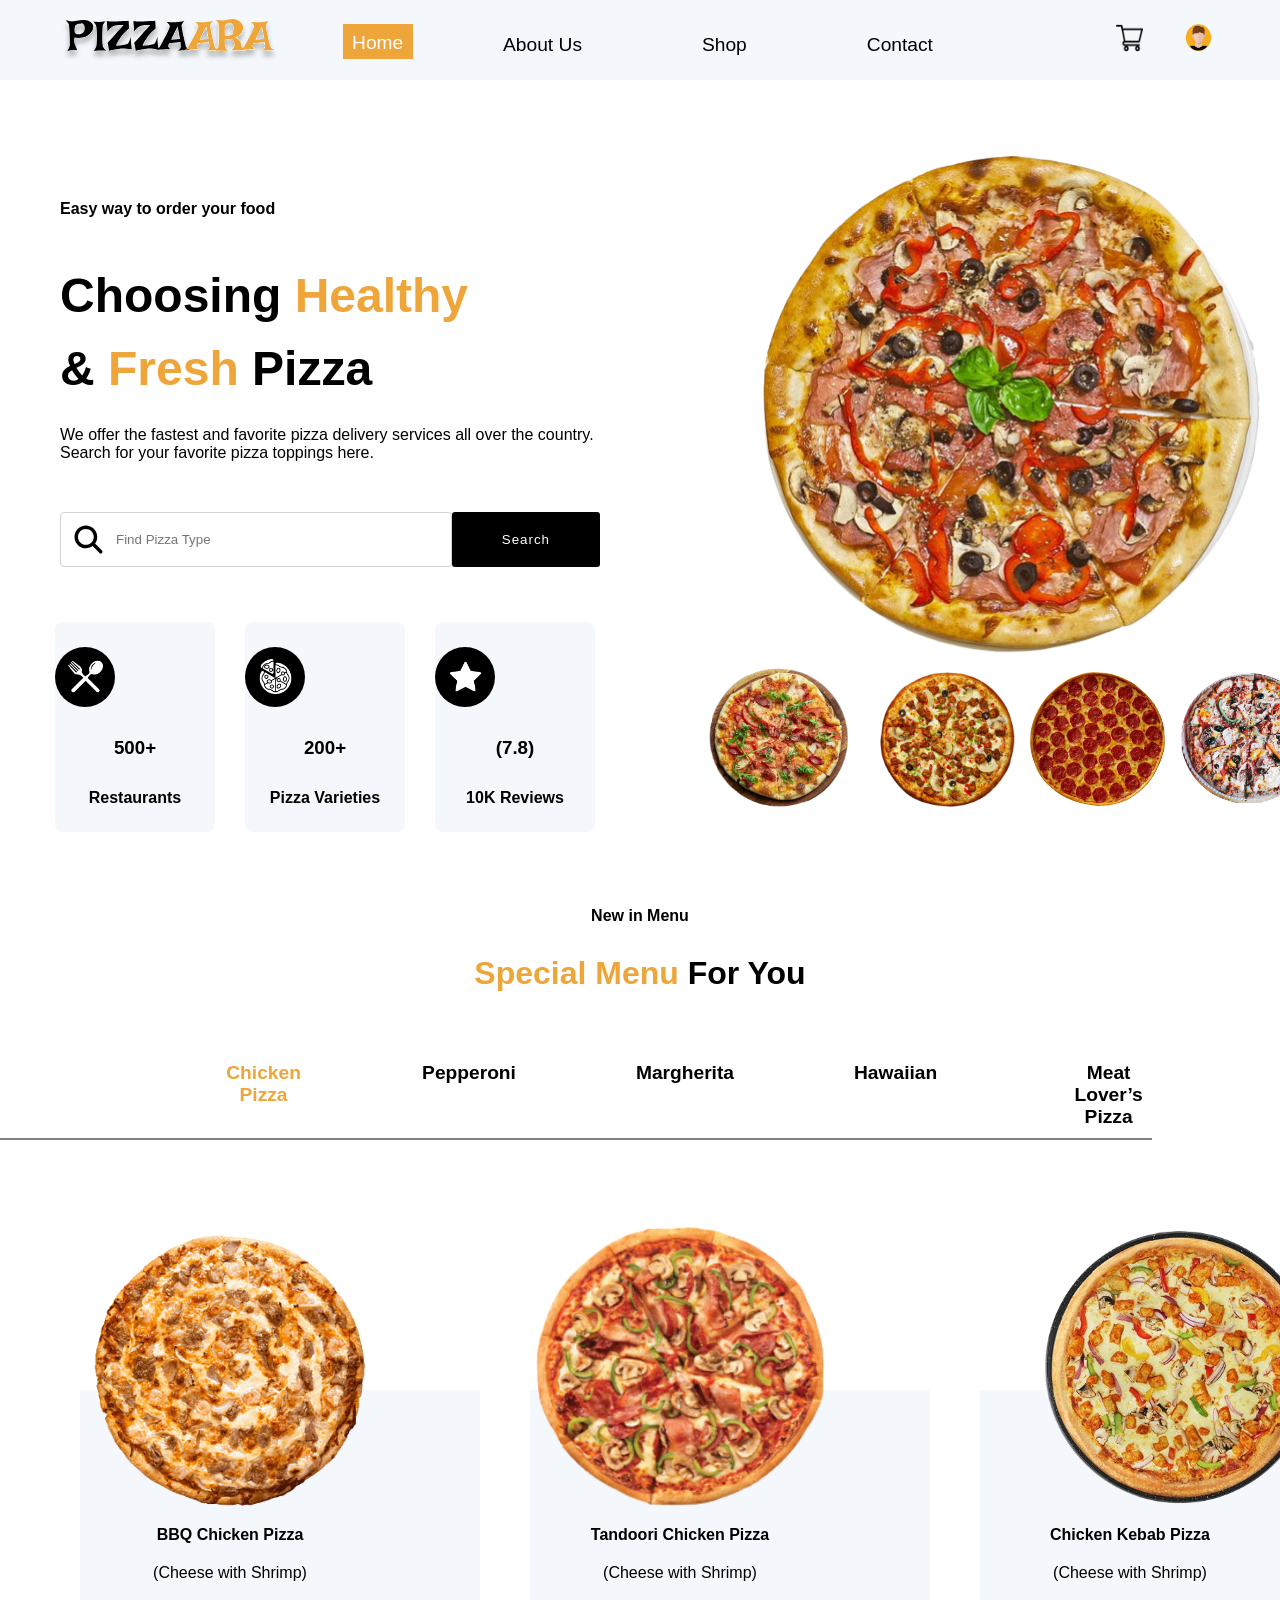
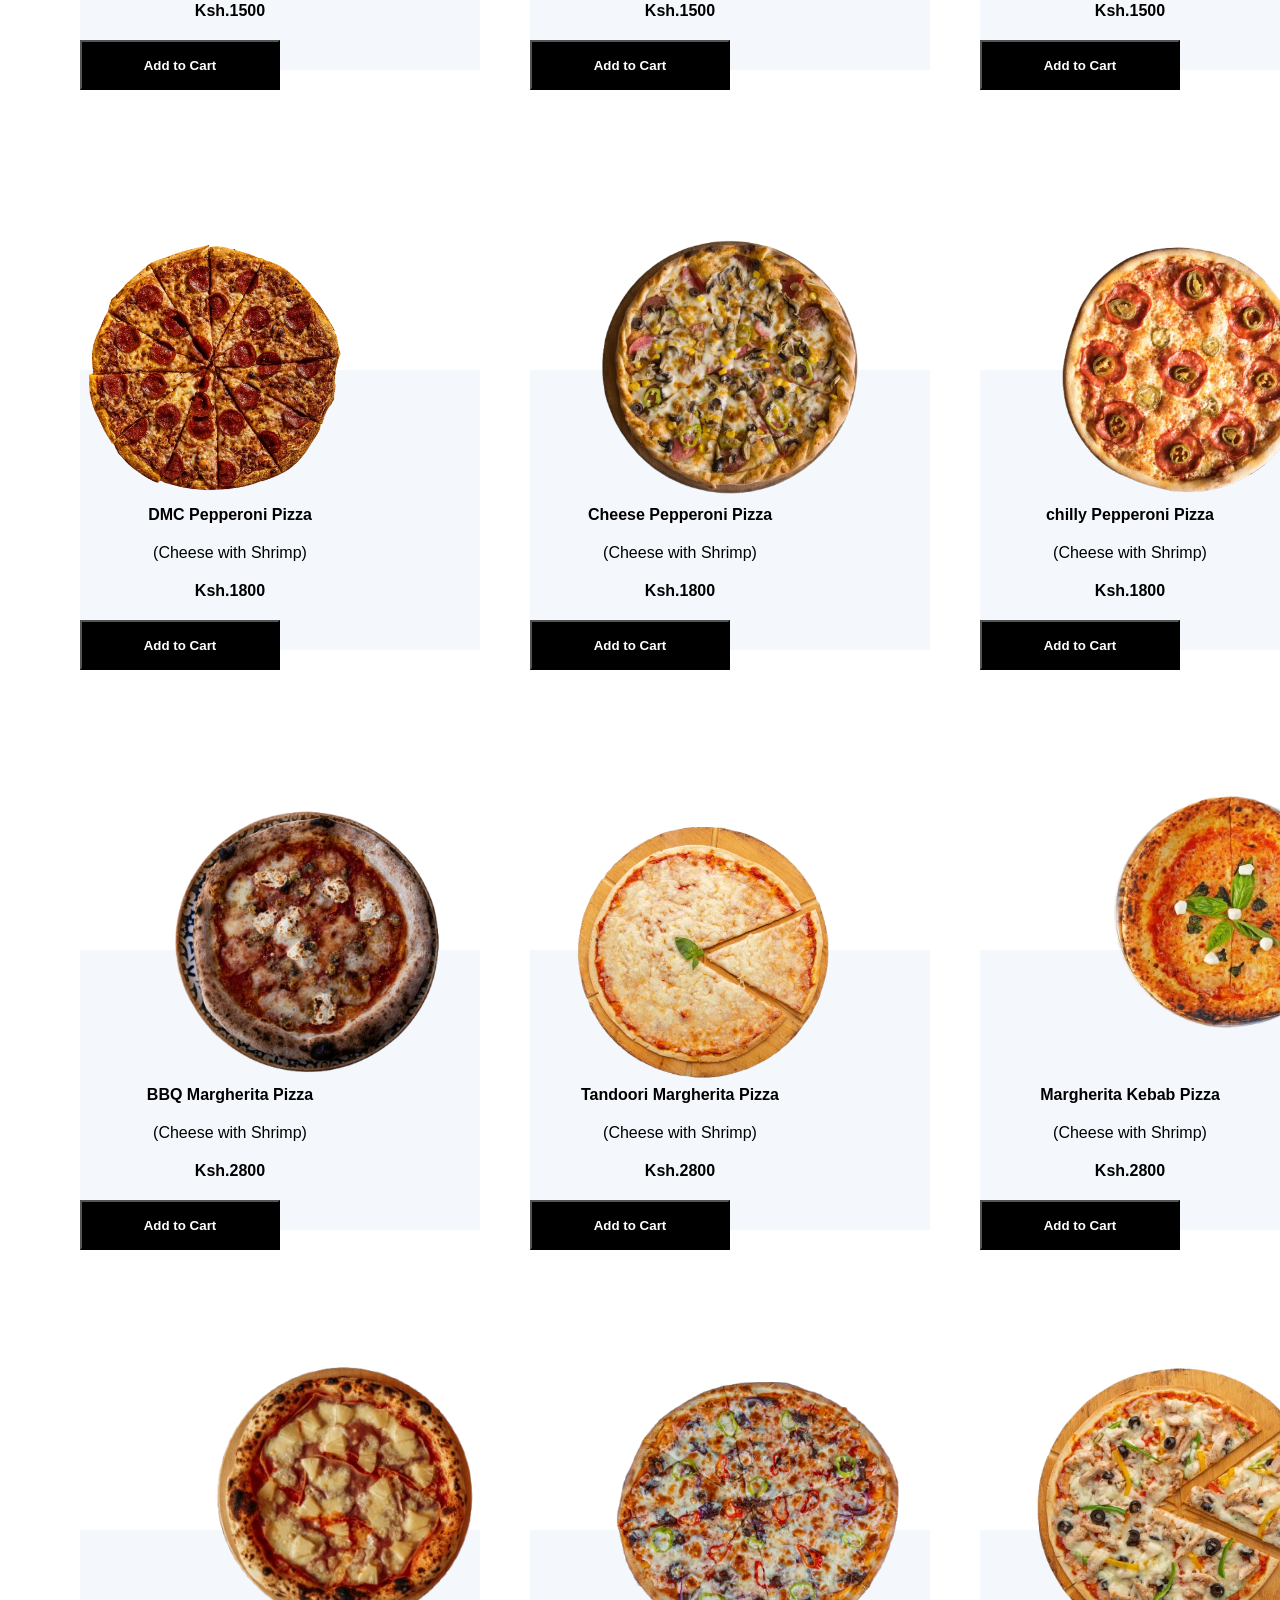
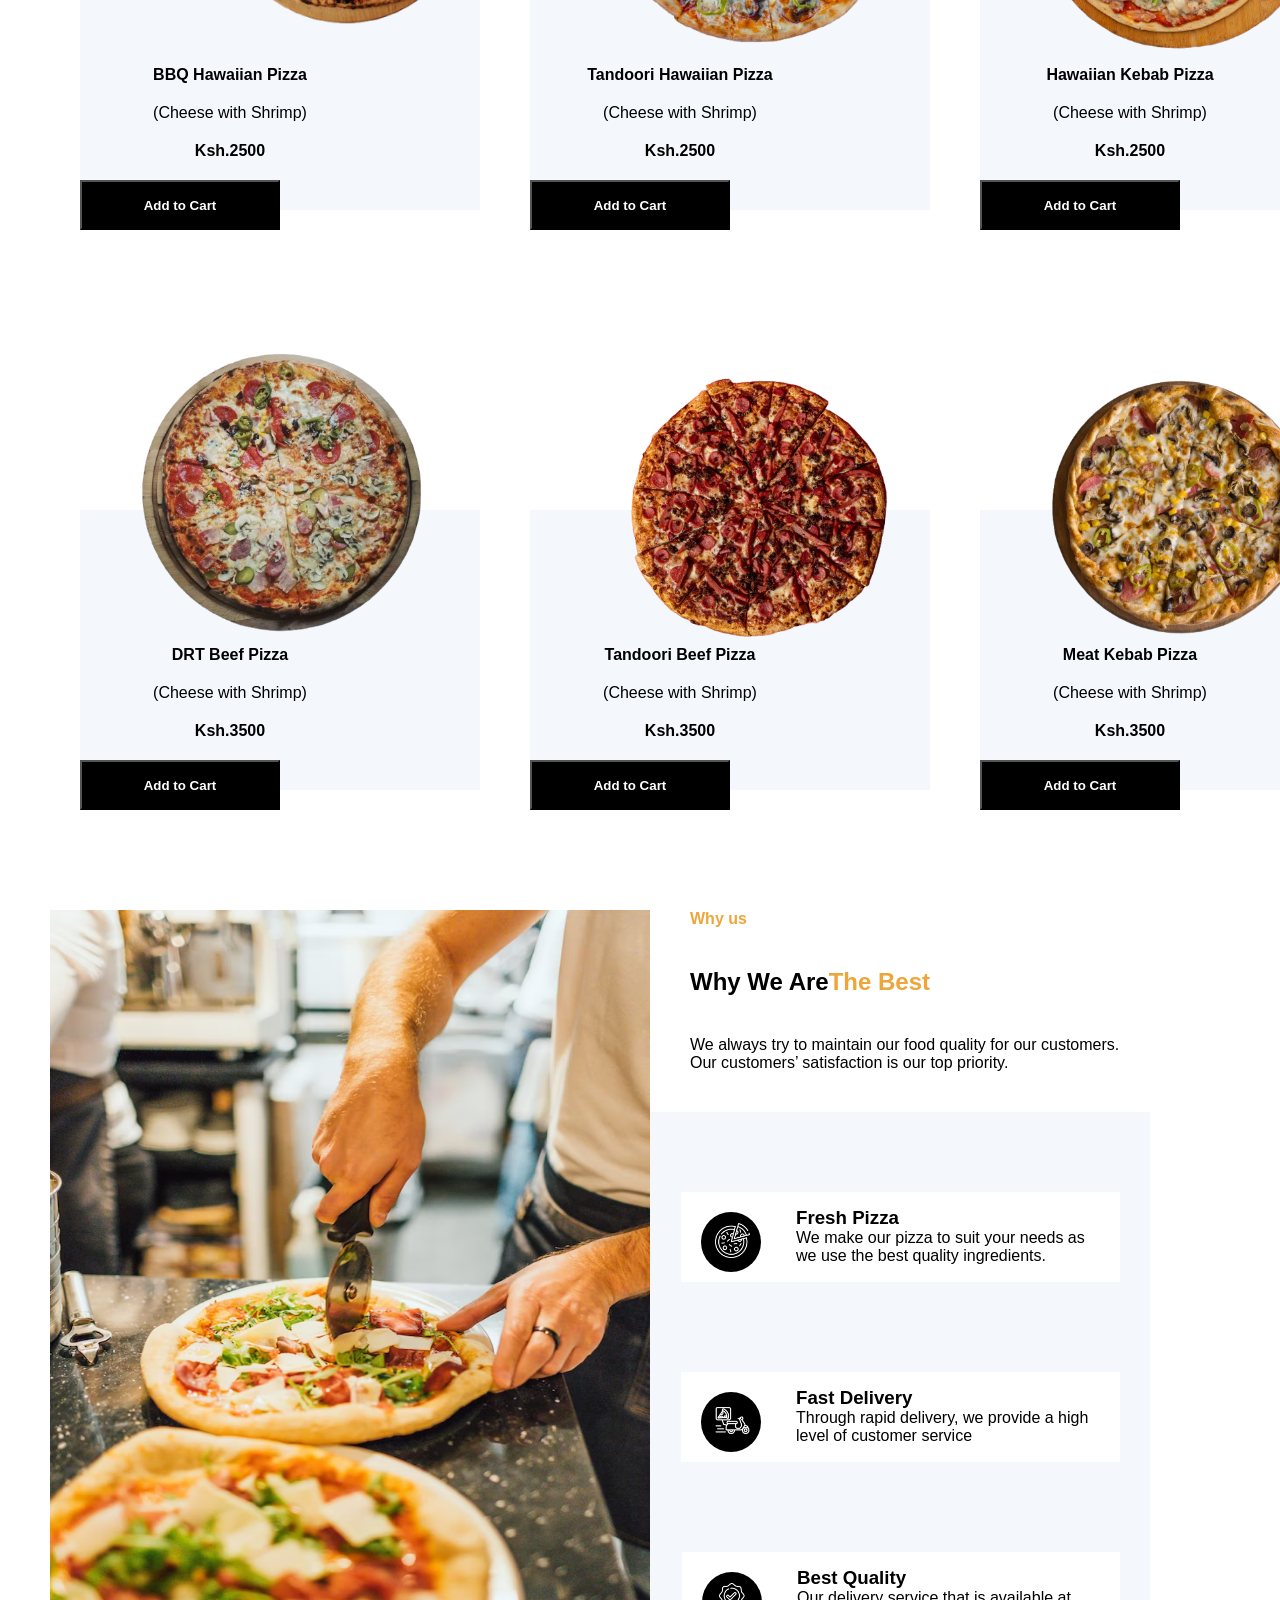
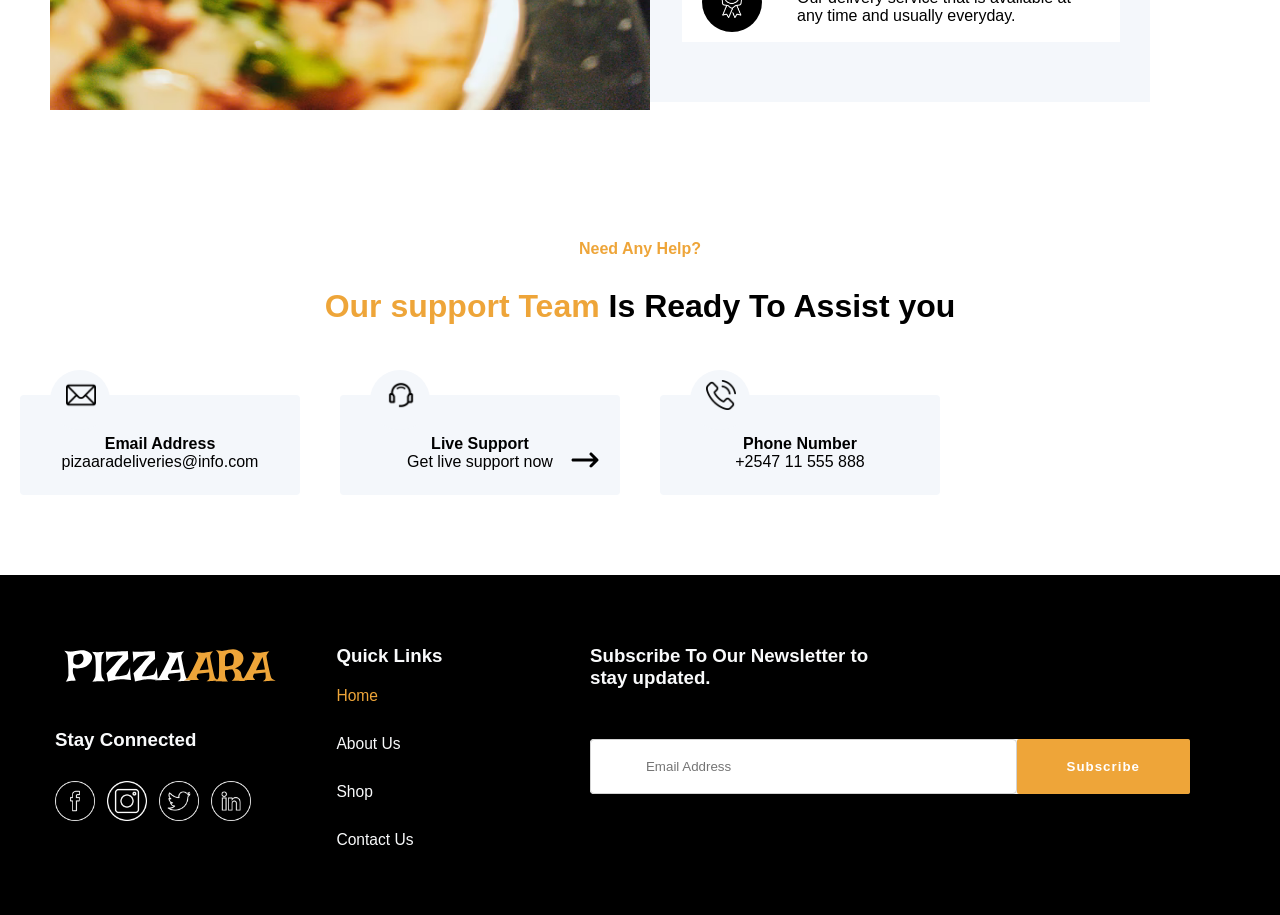
<file: index.html>
<!doctype html>
<html lang="en">
  <head>
    <meta charset="UTF-8" />
    <meta name="viewport" content="width=device-width, initial-scale=1.0" />
    <title>pizzaara</title>
    <link rel="stylesheet" href="css/style.css" />
  </head>
  <body>
    <!-- start of navbar -->
    <nav class="r head">
      <div class="r">
        <img src="images/logo.svg" class="logo" />
      </div>
      <nav class="r">
        <ol class="r">
          <ol class="home">
            <li class="g">Home</li>
          </ol>
          <li>About Us</li>
          <li>Shop</li>
          <li>Contact</li>
        </ol>
      </nav>
      <div class="up r">
        <div>
          <a href="#">
            <img
              src="images/shopping-cart.png"
              width="35"
              height="30"
              class="im n"
            />
          </a>
        </div>
        <div>
          <a href="#">
            <img src="images/avatar.png" width="35" height="30" class="im" />
          </a>
        </div>
      </div>
    </nav>
    <!-- End of navbar -->

    <!-- start of Hero-section -->
    <main class="main">
      <section class="section1">
        <div class="main1">
          <div>
            <div>
              <strong> <p class="par1">Easy way to order your food</p></strong>
            </div>
            <div class="dh1">
              <strong>
                <font size="15" class="top1"
                  >Choosing <span>Healthy</span></font
                >
                <br />
                <br />
                <font size="15"> & <span>Fresh</span> Pizza</font>
              </strong>
            </div>
            <p class="par1">
              We offer the fastest and favorite pizza delivery services all over
              the country.<br />
              Search for your favorite pizza toppings here.
            </p>
            <div class="input">
              <form>
                <input type="text" placeholder="Find Pizza Type" class="mag" />
                <button type="submit">Search</button>
              </form>
            </div>
            <div class="s">
              <div id="icon">
                <div class="icon2">
                  <img src="images/cutlery.png" class="icon" />
                </div>
                <h3>500+</h3>
                <strong><p class="p1">Restaurants</p></strong>
              </div>
              <div id="icon">
                <div class="icon2">
                  <img src="images/varieties.png" class="icon" />
                </div>
                <h3>200+</h3>
                <strong> <p class="p1">Pizza Varieties</p></strong>
              </div>
              <div id="icon">
                <div class="icon2">
                  <img src="images/star.png" class="icon" />
                </div>
                <h3>(7.8)</h3>
                <strong><p class="p1">10K Reviews</p></strong>
              </div>
            </div>
          </div>
        </div>
        <div class="all1">
          <div class="min1">
            <div class="her1">
              <img src="images/hero-pizza.png" width="500" class="hero2" />
            </div>
            <div class="pizza">
              <div class="m">
                <img src="images/pizza-1.png" width="210" class="in-img er" />
              </div>
              <div class="inner">
                <div>
                  <img src="images/pizza-2.png" width="150" class="in-img r1" />
                </div>
                <div>
                  <img src="images/pizza-3.png" width="150" class="in-img r1" />
                </div>
                <div>
                  <img src="images/pizza-4.png" width="150" class="in-img r1" />
                </div>
              </div>
            </div>
          </div>
        </div>
      </section>
      <section class="section2">
        <h4>New in Menu</h4>
        <h2><span>Special Menu</span> For You</h2>
        <ol class="nav">
          <li><span>Chicken Pizza</span></li>
          <li>Pepperoni</li>
          <li>Margherita</li>
          <li>Hawaiian</li>
          <li>Meat Lover’s Pizza</li>
        </ol>
        <hr size="2" color="gray" width="90%" />
      </section>
      <section class="qs">
        <div>
          <div class="q2">
            <div class="q">
              <div class="top-div">
                <img
                  src="images/barbecue-chicken-pizza.png"
                  width="300"
                  class="e"
                />
              </div>
              <div class="qA">
                <h4 class="qa">BBQ Chicken Pizza</h4>
                <p class="qa">(Cheese with Shrimp)</p>
                <h4 class="qa">Ksh.1500</h4>
              </div>
              <div class="bottom-div">
                <button class="button2"><strong>Add to Cart</strong></button>
              </div>
            </div>
          </div>
        </div>
        <div>
          <div class="q2">
            <div class="q">
              <div class="top-div">
                <img src="images/tandoori-chicken.png" width="300" class="e" />
              </div>
              <div class="qA">
                <h4 class="qa">Tandoori Chicken Pizza</h4>
                <p class="qa">(Cheese with Shrimp)</p>
                <h4 class="qa">Ksh.1500</h4>
              </div>
              <div class="bottom-div">
                <button class="button2"><strong>Add to Cart</strong></button>
              </div>
            </div>
          </div>
        </div>
        <div>
          <div class="q2">
            <div class="q">
              <div class="top-div">
                <img src="images/chicken-kebab.png" width="400" class="e" />
              </div>
              <div class="qA">
                <h4 class="qa">Chicken Kebab Pizza</h4>
                <p class="qa">(Cheese with Shrimp)</p>
                <h4 class="qa">Ksh.1500</h4>
              </div>
              <div class="bottom-div">
                <button class="button2"><strong>Add to Cart</strong></button>
              </div>
            </div>
          </div>
        </div>
      </section>

      <section class="qs">
        <div>
          <div class="q2">
            <div class="q">
              <div class="top-div">
                <img
                  src="images/pep1-removebg-preview.png"
                  width="265"
                  class="e"
                />
              </div>
              <div class="qA">
                <h4 class="qa">DMC Pepperoni Pizza</h4>
                <p class="qa">(Cheese with Shrimp)</p>
                <h4 class="qa">Ksh.1800</h4>
              </div>
              <div class="bottom-div">
                <button class="button2"><strong>Add to Cart</strong></button>
              </div>
            </div>
          </div>
        </div>
        <div>
          <div class="q2">
            <div class="q">
              <div class="top-div">
                <img
                  src="images/pep2-removebg-preview.png"
                  width="400"
                  class="e"
                />
              </div>
              <div class="qA">
                <h4 class="qa">Cheese Pepperoni Pizza</h4>
                <p class="qa">(Cheese with Shrimp)</p>
                <h4 class="qa">Ksh.1800</h4>
              </div>
              <div class="bottom-div">
                <button class="button2"><strong>Add to Cart</strong></button>
              </div>
            </div>
          </div>
        </div>
        <div>
          <div class="q2">
            <div class="q">
              <div class="top-div">
                <img
                  src="images/pep3-removebg-preview.png"
                  width="400"
                  class="e"
                />
              </div>
              <div class="qA">
                <h4 class="qa">chilly Pepperoni Pizza</h4>
                <p class="qa">(Cheese with Shrimp)</p>
                <h4 class="qa">Ksh.1800</h4>
              </div>
              <div class="bottom-div">
                <button class="button2"><strong>Add to Cart</strong></button>
              </div>
            </div>
          </div>
        </div>
      </section>

      <section class="qs">
        <div>
          <div class="q2">
            <div class="q">
              <div class="top-div">
                <img
                  src="images/MAG1-removebg-preview.png"
                  width="450"
                  class="e"
                />
              </div>
              <div class="qA">
                <h4 class="qa">BBQ Margherita Pizza</h4>
                <p class="qa">(Cheese with Shrimp)</p>
                <h4 class="qa">Ksh.2800</h4>
              </div>
              <div class="bottom-div">
                <button class="button2"><strong>Add to Cart</strong></button>
              </div>
            </div>
          </div>
        </div>
        <div>
          <div class="q2">
            <div class="q">
              <div class="top-div">
                <img
                  src="images/MAG2-removebg-preview.png"
                  width="340"
                  class="e"
                />
              </div>
              <div class="qA">
                <h4 class="qa">Tandoori Margherita Pizza</h4>
                <p class="qa">(Cheese with Shrimp)</p>
                <h4 class="qa">Ksh.2800</h4>
              </div>
              <div class="bottom-div">
                <button class="button2"><strong>Add to Cart</strong></button>
              </div>
            </div>
          </div>
        </div>
        <div>
          <div class="q2">
            <div class="q">
              <div class="top-div">
                <img
                  src="images/MAG3-removebg-preview.png"
                  width="500"
                  class="e"
                />
              </div>
              <div class="qA">
                <h4 class="qa">Margherita Kebab Pizza</h4>
                <p class="qa">(Cheese with Shrimp)</p>
                <h4 class="qa">Ksh.2800</h4>
              </div>
              <div class="bottom-div">
                <button class="button2"><strong>Add to Cart</strong></button>
              </div>
            </div>
          </div>
        </div>
      </section>

      <section class="qs">
        <div>
          <div class="q2">
            <div class="q">
              <div class="top-div">
                <img
                  src="images/HAW1-removebg-preview.png"
                  width="540"
                  class="pic2"
                />
              </div>
              <div class="qA">
                <h4 class="qa">BBQ Hawaiian Pizza</h4>
                <p class="qa">(Cheese with Shrimp)</p>
                <h4 class="qa">Ksh.2500</h4>
              </div>
              <div class="bottom-div">
                <button class="button2"><strong>Add to Cart</strong></button>
              </div>
            </div>
          </div>
        </div>
        <div>
          <div class="q2">
            <div class="q">
              <div class="top-div">
                <img
                  src="images/haw2-removebg-preview.png"
                  width="450"
                  class="e"
                />
              </div>
              <div class="qA">
                <h4 class="qa">Tandoori Hawaiian Pizza</h4>
                <p class="qa">(Cheese with Shrimp)</p>
                <h4 class="qa">Ksh.2500</h4>
              </div>
              <div class="bottom-div">
                <button class="button2"><strong>Add to Cart</strong></button>
              </div>
            </div>
          </div>
        </div>
        <div>
          <div class="q2">
            <div class="q">
              <div class="top-div">
                <img
                  src="images/haw3-removebg-preview.png"
                  width="400"
                  class="e"
                />
              </div>
              <div class="qA">
                <h4 class="qa">Hawaiian Kebab Pizza</h4>
                <p class="qa">(Cheese with Shrimp)</p>
                <h4 class="qa">Ksh.2500</h4>
              </div>
              <div class="bottom-div">
                <button class="button2"><strong>Add to Cart</strong></button>
              </div>
            </div>
          </div>
        </div>
      </section>

      <section class="qs">
        <div>
          <div class="q2">
            <div class="q">
              <div class="top-div">
                <img
                  src="images/MEAT3-removebg-preview.png"
                  width="400"
                  class="pic1"
                />
              </div>
              <div class="qA">
                <h4 class="qa">DRT Beef Pizza</h4>
                <p class="qa">(Cheese with Shrimp)</p>
                <h4 class="qa">Ksh.3500</h4>
              </div>
              <div class="bottom-div">
                <button class="button2"><strong>Add to Cart</strong></button>
              </div>
            </div>
          </div>
        </div>
        <div>
          <div class="q2">
            <div class="q">
              <div class="top-div">
                <img
                  src="images/meat2-removebg-preview.png"
                  width="410"
                  class="pic"
                />
              </div>
              <div class="qA">
                <h4 class="qa">Tandoori Beef Pizza</h4>
                <p class="qa">(Cheese with Shrimp)</p>
                <h4 class="qa">Ksh.3500</h4>
              </div>
              <div class="bottom-div">
                <button class="button2"><strong>Add to Cart</strong></button>
              </div>
            </div>
          </div>
        </div>
        <div>
          <div class="q2">
            <div class="q">
              <div class="top-div">
                <img
                  src="images/meat1-removebg-preview.png"
                  width="400"
                  class="e"
                />
              </div>
              <div class="qA">
                <h4 class="qa">Meat Kebab Pizza</h4>
                <p class="qa">(Cheese with Shrimp)</p>
                <h4 class="qa">Ksh.3500</h4>
              </div>
              <div class="bottom-div">
                <button class="button2"><strong>Add to Cart</strong></button>
              </div>
            </div>
          </div>
        </div>
      </section>

      <section class="section3">
        <div class="form">
          <img src="images/why-us.png" width="600" height="800" />
        </div>
        <div>
          <div>
            <div class="why">
              <strong
                ><p class="why1"><span>Why us</span></p></strong
              >
              <h1 class="why1">Why We Are<span>The Best</span></h1>
              <p>
                We always try to maintain our food quality for our customers.<br />
                Our customers’ satisfaction is our top priority.
              </p>
            </div>
          </div>
          <div class="x1">
            <div class="x2">
              <div class="of">
                <div class="fresh1">
                  <div class="icon3">
                    <img src="images/fresh-pizza.png" width="35" class="im1" />
                  </div>
                  <div class="place">
                    <strong><h3>Fresh Pizza</h3></strong>
                    <p>
                      We make our pizza to suit your needs as<br />
                      we use the best quality ingredients.
                    </p>
                  </div>
                </div>
              </div>
            </div>
            <div class="x2">
              <div class="of">
                <div class="fresh1">
                  <div class="icon3">
                    <img
                      src="images/fast-delivery.png"
                      width="35"
                      class="im1"
                    />
                  </div>
                  <div class="place">
                    <strong><h3>Fast Delivery</h3></strong>
                    <p>
                      Through rapid delivery, we provide a high<br />
                      level of customer service
                    </p>
                  </div>
                </div>
              </div>
              <div class="x2">
                <div class="of">
                  <div class="fresh1">
                    <div class="icon3">
                      <img src="images/quality.png" width="35" class="om" />
                    </div>
                    <div class="place">
                      <strong><h3>Best Quality</h3></strong>
                      <p>
                        Our delivery service that is available at<br />
                        any time and usually everyday.
                      </p>
                    </div>
                  </div>
                </div>
              </div>
            </div>
          </div>
        </div>
      </section>
      <section class="sec2">
        <strong
          ><span><p>Need Any Help?</p></span></strong
        >
        <strong>
          <h2><span>Our support Team</span> Is Ready To Assist you</h2></strong
        >
        <div class="sect1">
          <div class="d1">
            <div class="n1">
              <img src="images/mail.png" width="30px" class="mai" />
            </div>
            <h4>Email Address</h4>
            <p>pizaaradeliveries@info.com</p>
          </div>
          <div class="d1 Da">
            <div class="n1">
              <img src="images/live-support.png" width="30px" class="mai" />
            </div>
            <h4>Live Support</h4>
            <p>Get live support now</p>
          </div>
          <div class="d1">
            <div class="n1">
              <img src="images/phone.png" width="30px" class="mai" />
            </div>

            <h4>Phone Number</h4>
            <p>+2547 11 555 888</p>
          </div>
        </div>
      </section>
    </main>
    <!-- End of Hero-section -->

    <!-- Start of Footer -->
    <footer class="footer">
      <div class="foot">
        <div class="dimg">
          <div>
            <img src="images/logo_light.svg" class="logo blogo" />
            <div class="left">
              <strong><h3>Stay Connected</h3></strong>
              <div class="conect">
                <div>
                  <img src="images/facebook.png" width="40px" />
                </div>
                <div>
                  <img src="images/instagram.png" width="40px" />
                </div>
                <div>
                  <img src="images/twitter.png" width="40px" />
                </div>
                <div>
                  <img src="images/linkedin.png" width="40px" />
                </div>
              </div>
            </div>
          </div>
        </div>
        <div class="qlink">
          <strong><h3>Quick Links</h3></strong>
          <ol class="ol">
            <span><li>Home</li></span>
            <li>About Us</li>
            <li>Shop</li>
            <li>Contact Us</li>
          </ol>
        </div>
        <div class="email">
          <strong
            ><h3 class="h3">
              Subscribe To Our Newsletter to <br />
              stay updated.
            </h3></strong
          >
          <form>
            <input type="text" placeholder="Email Address" />
            <button type="submit" class="button">
              <strong>Subscribe</strong>
            </button>
          </form>
        </div>
      </div>
    </footer>
    <!-- End of Footer -->
  </body>
</html>
</file>
<file: css/style.css>
* {
  margin: 0;
  padding: 0%;
  box-sizing: border-box;
  font-family: "Kanit", sans-serif;
}
.pic {
  margin-left: 50px;
}

.r {
  display: flex;
  align-content: center;
}
main {
  padding-top: 50px;
}
.h1 {
  padding-bottom: 30px;
  font-weight: bolder;
  font-size: xx-large;
}
li {
  list-style: none;
  padding-right: 120px;
  padding-top: 20px;
  padding-bottom: 10px;
  font-size: larger;
}
.om {
  margin-left: 17px;
  margin-top: 11px;
}
.head {
  background-color: #f4f7fb;
  align-items: center;
  justify-content: space-between;
}
.logo {
  padding-left: 50px;
  width: 280px;
  height: 80px;
}
.im {
  padding-right: 8px;
}
span {
  color: #eea539;
}
.up {
  padding-right: 60px;
  gap: 34px;
}
.input {
  width: 600px;
  height: 55px;
  background-color: #ffff;
  display: flex;
  padding-left: 60px;
}
form {
  background-color: #f9fafb;
  width: 600px;
  height: 55px;
  display: flex;
  border-radius: 4px;
}
form input {
  flex: 1;
  border: 0.2px solid#d3d3d3;
  outline: none;
  border-radius: 4px;
}
form button {
  background-color: black;
  padding: 10px 50px;
  border: none;
  outline: none;
  color: white;
  letter-spacing: 1px;
  border-radius: 3px;
}
.icon {
  background-color: black;
  width: 35px;
  height: 35px;
  justify-self: center;
  margin-top: 12px;
}
.icon2 {
  border-radius: 50%;
  width: 60px;
  height: 60px;
  background-color: black;
  justify-self: center;
  margin-top: 25px;
  margin-bottom: 30px;
}
.icon3 {
  border-radius: 50%;
  width: 60px;
  height: 60px;
  background-color: black;
  justify-self: center;
  margin-top: 10px;
  margin: 20px;
}
.im1 {
  margin-left: 14px;
  margin-top: 11px;
}
.pizza {
  display: flex;
  padding-top: 5px;
}
.p1 {
  padding-top: 30px;
}
#icon {
  background-color: #f4f7fb;
  border-radius: 8px;
  min-width: 160px;
  max-width: 220px;
  height: 210px;
  text-align: center;
  margin: 15px;
}
.dh1 {
  padding-left: 60px;
}
.main1 {
  display: flex;
  padding-top: 40px;
}
.logo {
  padding-left: 60px;
}
.section1 {
  display: flex;
}
.section2 {
  text-align: center;
}
.er {
  padding-left: 10px;
  padding-bottom: 10px;
}
.her1 {
  padding-left: 150px;
}
.r1 {
  padding-right: 15px;
}
.inner {
  padding-right: 10px;
  display: flex;
  padding-top: 10px;
}
.m {
  padding-left: 60px;
  padding-bottom: 50px;
}
.all1 {
  padding-top: 20px;
}
.par1 {
  padding-left: 60px;
  padding-bottom: 50px;
  padding-top: 30px;
}
.top1 {
  padding-bottom: 25px;
}
.min1 {
  padding-top: 6px;
}
.s {
  display: flex;
  padding-left: 40px;
  padding-top: 40px;
  padding-bottom: 60px;
}
footer {
  background-color: black;
  color: #f9fafb;
}
.nav {
  display: flex;
  padding-left: 225px;
  font-weight: bolder;
}
.why {
  padding-left: 40px;
  margin-top: 70px;
}
.mag {
  background-image: url(../images/magnifying-glass-solid-full.svg);
  background-repeat: no-repeat;
  background-size: 35px;
  background-position: 10px;
}

hr {
  justify-self: center;
}
.q {
  width: 300px;
  height: px;
  justify-items: center;
  position: absolute;
  bottom: -20px;
  margin-top: 150px;
}
.q2 {
  position: relative;
  background-color: #f4f7fb;
  width: 400px;
  height: 280px;
  justify-items: center;
  top: 100px;
  margin-left: 50px;
  margin-top: 150px;
}
.qA {
  text-align: center;
}
.qa {
  margin-bottom: 20px;
}
.Da {
  background-image: url(../images/arrow-right-long-solid-full.svg);
  background-repeat: no-repeat;
  background-size: 30px;
  background-position: 230px 50px;
}
.top-div {
  position: relative;
  padding-top: 50px;
}
.qs {
  display: flex;
  justify-items: center;
  margin-left: 30px;
  margin-bottom: 150px;
}
.bottom-div {
  position: relative;
}
.button2 {
  width: 200px;
  height: 50px;
  background-color: black;
  color: white;
}
.home {
  background-color: #eea539;
  width: 70px;
  height: 35px;
  color: white;
  margin-right: 90px;
  margin-top: 10px;
  position: relative;
}
.g {
  /* justify-self: center; */
  position: absolute;
  bottom: -5px;
  left: 9px;
}
.form {
  display: flex;
  padding-left: 50px;
  padding-top: 70px;
  padding-bottom: 80px;
}
.of {
  background-color: white;
  margin: 30px;
  margin-bottom: 50px;
  height: 90px;
}
.fresh1 {
  display: flex;
}
.fresh {
  background-color: black;
  padding: 10px 10px 10px 10px;
}
.place {
  padding-left: 15px;
  padding-top: 15px;
}
.why1 {
  padding-bottom: 40px;
}
.section3 {
  display: flex;
  margin-top: 80px;
}
.x1 {
  background-color: #f4f7fb;
  height: 590px;
  margin-top: 40px;
  padding-top: 40px;
  width: 500px;
  padding-bottom: 50px;
}
.x2 {
  padding-top: 10px;
  padding-left: 1px;
}
.footer {
  background-color: black;
  height: 340px;
}
.conect {
  padding-top: 30px;
  display: flex;
  gap: 12px;
}
.foot {
  display: flex;
  justify-content: space-between;
}
.button {
  background-color: #eea539;
  padding: 10px 50px;
  color: white;
  border-radius: 2px;
}
.ol {
  font-size: small;
}
.email {
  padding-right: 90px;
  padding-top: 70px;
}
.h3 {
  padding-bottom: 50px;
}
button {
  cursor: pointer;
}
.qlink {
  padding-top: 70px;
}
.dimg {
  padding-top: 70px;
}
.left {
  padding-left: 55px;
}
.blogo {
  padding-bottom: 30px;
}
input[type="text"] {
  padding-left: 55px;
}
.sec2 {
  text-align: center;
  padding-bottom: 60px;
  justify-items: center;
  padding-top: 50px;
}
.n1 {
  margin-bottom: 5px;
  background-color: #f4f7fb;
  width: 60px;
  height: 60px;
  border-radius: 50%;
  position: absolute;
  bottom: 60px;
}
.mai {
  margin-left: 1px;
  margin-top: 10px;
}
.d1 {
  background-color: #f4f7fb;
  border-radius: 4px;
  padding: 40px 30px 30px 30px;
  min-width: 280px;
  max-width: 360px;
  height: 100px;
  text-align: center;
  margin: 20px;
  position: relative;
  justify-items: center;
}
h2 {
  font-size: xx-large;
  padding-bottom: 50px;
  padding-top: 30px;
}
.sect1 {
  display: flex;
}
</file>
